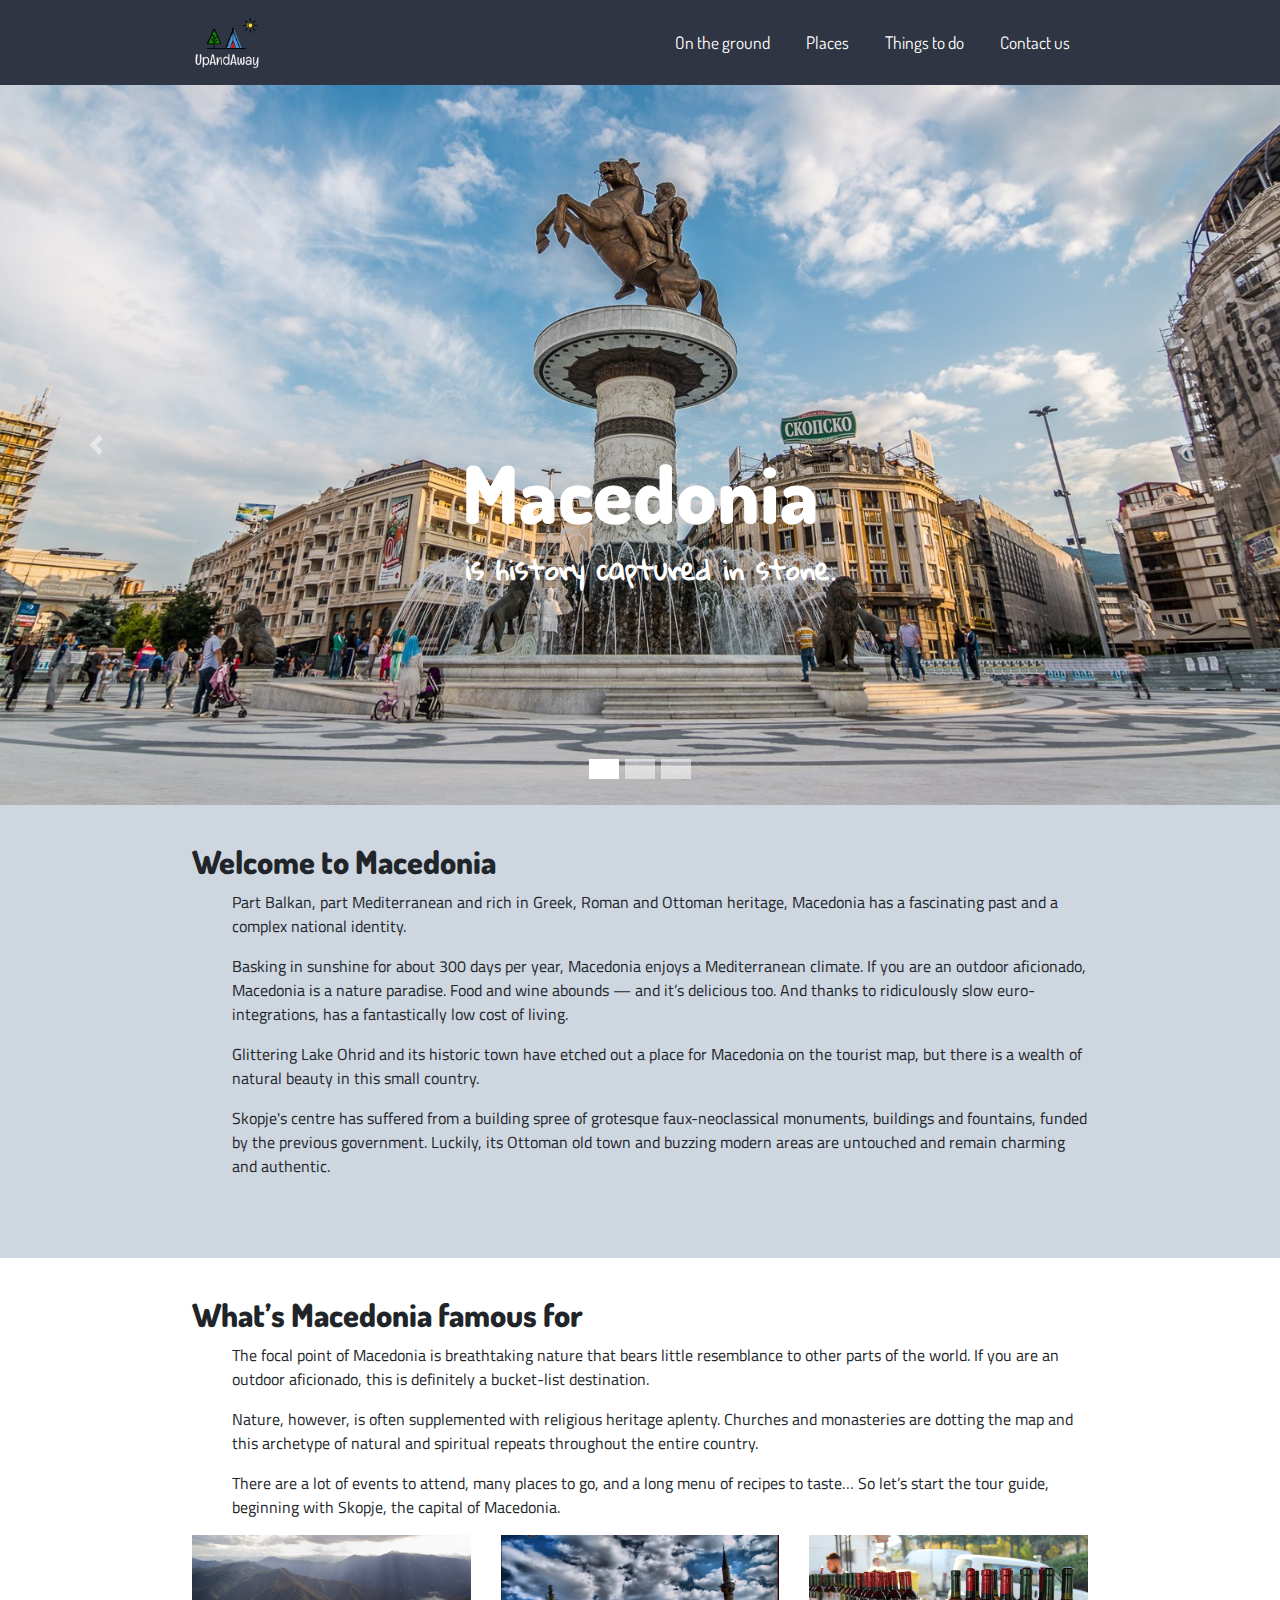
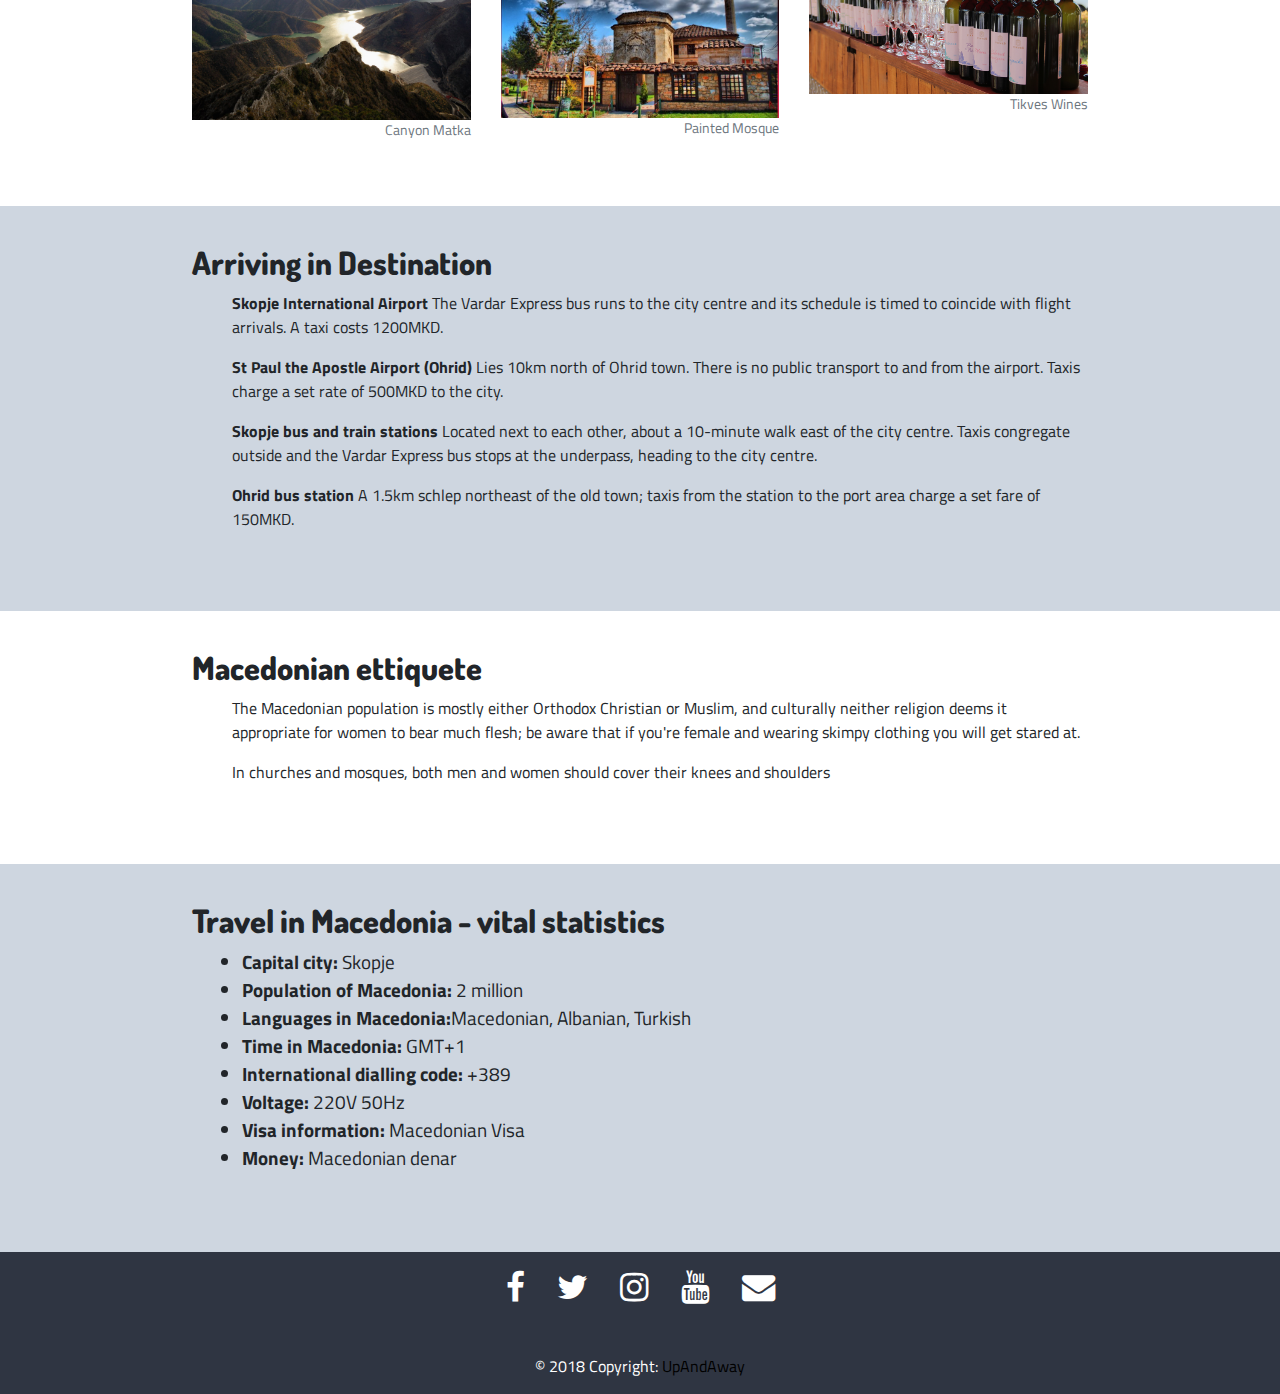
<file: index.html>
<!DOCTYPE html>
<html lang="en" dir="ltr">

<head>
  <meta charset="utf-8">
  <meta name="viewport" content="width=device-width, initial-scale=1.0">
  <title>Macedonia</title>
  <link rel="stylesheet" href="https://use.fontawesome.com/releases/v5.6.3/css/all.css" integrity="sha384-UHRtZLI+pbxtHCWp1t77Bi1L4ZtiqrqD80Kn4Z8NTSRyMA2Fd33n5dQ8lWUE00s/" crossorigin="anonymous">
  <link rel="stylesheet" href="https://cdnjs.cloudflare.com/ajax/libs/font-awesome/4.7.0/css/font-awesome.min.css">
  <link href="https://fonts.googleapis.com/css?family=Coiny|Dosis|Gloria+Hallelujah|Indie+Flower|Montserrat|Righteous|Sarabun|Titillium+Web" rel="stylesheet">


  <!--My bootstrap library-->
  <link rel="stylesheet" href="bootstrap/css/bootstrap.min.css" />
  <link rel="stylesheet" href="https://stackpath.bootstrapcdn.com/bootstrap/4.1.3/css/bootstrap.min.css" integrity="sha384-MCw98/SFnGE8fJT3GXwEOngsV7Zt27NXFoaoApmYm81iuXoPkFOJwJ8ERdknLPMO" crossorigin="anonymous">
  

  <!-- My CSS  -->
  <link rel="stylesheet" href="css/style.css">

</head>

<body>
  

        <nav class="navbar navbar-expand-lg sticky-top ">
            <a href="index.html" class="navbar-brand"><img src="photos/logoo.png" alt="Logo" width="70px" height=""></a>
    
            <button class="navbar-toggler" type="button" data-toggle="collapse" data-target="#navbarSupportedContent" aria-controls="navbarSupportedContent" aria-expanded="false" aria-label="Toggle navigation">
                <span class="dark-blue-text"><i
                  class="fas fa-bars fa-1x"></i></span>
            </button>
    
            <div class="collapse navbar-collapse" id="navbarSupportedContent">
              <ul class="navbar-nav ml-auto">
                <li class="nav-item "><a class="nav-link" href="ground.html">On the ground</a></li>
                <li class="nav-item"><a class="nav-link" href="places.html">Places</a></li>
                <li class="nav-item"><a class="nav-link" href="thingstodo.html">Things to do</a></li>
                <li class="nav-item"><a class="nav-link" href="contact.html">Contact us</a></li>
              </ul>
            </div>
    
          </nav>
      <div id="carouselExampleIndicators" class="carousel slide" data-ride="carousel">
        <ol class="carousel-indicators">
          <li data-target="#carouselExampleIndicators" data-slide-to="0" class="active"></li>
          <li data-target="#carouselExampleIndicators" data-slide-to="1"></li>
          <li data-target="#carouselExampleIndicators" data-slide-to="2"></li>
        </ol>
        <div class="carousel-inner ">
          
          <div class="carousel-item active">
              <img class="d-block text-center h-100 w-100" src="photos/10.jpg" alt="First slide">
              <div class="container">
                  <div class="carousel-caption text-center h-50 justify-content-center align-items-center">
                      <h1 class="slider-title"><strong>Macedonia</strong></h1> 
                     <p class="slider-text"><strong>is history captured in stone.</strong></p>
                      
                  </div>  
              </div>         
          </div>
          <div class="carousel-item">
            <img class="d-block w-100 h-100" src="photos/6.jpg" alt="Second slide">
            <div class="container">
                <div class="carousel-caption text-center h-50 justify-content-center align-items-center">
                    <h1 class="slider-title"><strong>Macedonia</strong></h1> 
                   <p class="slider-text"><strong>is endless outdoor adventures.</strong></p>
                    
                </div>  
            </div> 
          </div>  
          <div class="carousel-item">
            <img class="d-block w-100 h-100" src="photos/9.jpg" alt="Third slide">
            <div class="container">
                <div class="carousel-caption text-center h-50 justify-content-center align-items-center">
                    <h1 class="slider-title"><strong>Macedonia</strong></h1> 
                   <p class="slider-text"><strong>is glorious architectural contrast.</strong></p>
                    
                </div>  
            </div>   
          </div>
   
        </div>
        <a class="carousel-control-prev" href="#carouselExampleIndicators" role="button" data-slide="prev">
          <span class="carousel-control-prev-icon" aria-hidden="true"></span>
          <span class="sr-only">Previous</span>
        </a>
        <a class="carousel-control-next" href="#carouselExampleIndicators" role="button" data-slide="next">
          <span class="carousel-control-next-icon" aria-hidden="true"></span>
          <span class="sr-only">Next</span>
        </a>
      </div>
    
  
  <div class="content">
    <h2><b>Welcome to Macedonia</b></h2>
    <p>
      Part Balkan, part Mediterranean and rich in Greek, Roman and Ottoman heritage, Macedonia has a fascinating past and a complex national identity.
    </p>
    <p>Basking in sunshine for about 300 days per year, Macedonia enjoys a Mediterranean climate. If you are an outdoor aficionado, Macedonia is a nature paradise. Food and wine abounds — and it’s delicious too. And thanks to ridiculously slow euro-integrations, has a fantastically low cost of living.</p>
    <p>Glittering Lake Ohrid and its historic town have etched out a place for Macedonia on the tourist map, but there is a wealth of natural beauty in this small country.</p>
    <p>Skopje's centre has suffered from a building spree of grotesque faux-neoclassical monuments, buildings and fountains, funded by the previous government. Luckily, its Ottoman old town and buzzing modern areas are untouched and remain charming and authentic.</p>
   

  </div>
  <section class="macedonia-famous">
    <section class="content ">
        <h2><b>What’s Macedonia famous for</b></h2>
        <p>The focal point of Macedonia is breathtaking nature that bears little resemblance to other parts of the world. If you are an outdoor aficionado, this is definitely a bucket-list destination.</p>
         <p>Nature, however, is often supplemented with religious heritage aplenty. Churches and monasteries are dotting the map and this archetype of natural and spiritual repeats throughout the entire country.</p>
         <p>There are a lot of events to attend, many places to go, and a long menu of recipes to taste… So let’s start the tour guide, beginning with Skopje, the capital of Macedonia.</p>
         <div class="row">
            <div class="column col-lg-4 col-md-12 mb-lg-0 mb-4">
              <img src="photos/famous.jpg" alt="" style="width:100%">
              <figcaption class="figure-caption text-right">Canyon Matka </figcaption>
            </div>
            <div class="column col-lg-4 col-md-12 mb-lg-0 mb-4">
              <img src="photos/famous1.jpg" alt="" style="width:100%">
              <figcaption class="figure-caption text-right">Painted Mosque</figcaption>
            </div>
            <div class="column col-lg-4 col-md-12 mb-lg-0 mb-4">
              <img src="photos/tikveš.jpg" alt="" style="width:100%">
              <figcaption class="figure-caption text-right">Tikves Wines</figcaption>
            </div>
          </div>
    </section>
  </section>
  <section class="content">
    <h2><b>Arriving in Destination</b></h2>
    <p><strong>Skopje International Airport</strong> The Vardar Express bus runs to the city centre and its schedule is timed to coincide with flight arrivals. A taxi costs 1200MKD.</p>
    <p><strong>St Paul the Apostle Airport (Ohrid)</strong> Lies 10km north of Ohrid town. There is no public transport to and from the airport. Taxis charge a set rate of 500MKD to the city.</p>
    <p><strong>Skopje bus and train stations</strong> Located next to each other, about a 10-minute walk east of the city centre. Taxis congregate outside and the Vardar Express bus stops at the underpass, heading to the city centre.</p>
    <p><strong>Ohrid bus station</strong> A 1.5km schlep northeast of the old town; taxis from the station to the port area charge a set fare of 150MKD.</p>
  </section>
  <section class="content macedonia-famous">
      <h2><b>Macedonian ettiquete</b></h2>
      <p>The Macedonian population is mostly either Orthodox Christian or Muslim, and culturally neither religion deems it appropriate for women to bear much flesh; be aware that if you're female and wearing skimpy clothing you will get stared at.</p>
      <p>In churches and mosques, both men and women should cover their knees and shoulders</p>
  
    </section>
  <section class="content" id="list">
    <h2><b>Travel in Macedonia - vital statistics</b></h2>
    <ul>
      <li><b>Capital city:</b> Skopje</li>
      <li><b>Population of Macedonia: </b>2 million</li>
      <li><b>Languages in Macedonia:</b>Macedonian, Albanian, Turkish</li>
      <li><b>Time in Macedonia: </b>GMT+1</li>
      <li><b>International dialling code: </b>+389</li>
      <li><b>Voltage: </b>220V 50Hz</li>
      <li><b>Visa information: </b>Macedonian Visa</li>
      <li><b>Money: </b>Macedonian denar</li>
    </ul>
  </section>
  <!-- Footer -->
  <footer class="page-footer font-small blue">
    <div class="row">
      <div class="col-xs-12 col-sm-12 col-md-12">
        <ul class="list-unstyled list-inline social text-center">
          <li class="list-inline-item"><a href="https://www.facebook.com"><i class="fa fa-facebook"></i></a></li>
          <li class="list-inline-item"><a href="https://www.twitter.com"><i class="fa fa-twitter"></i></a></li>
          <li class="list-inline-item"><a href="https://www.instagram.com"><i class="fa fa-instagram"></i></a></li>
          <li class="list-inline-item"><a href="https://www.youtube.com"><i class="fa fa-youtube"></i></a></li>
          <li class="list-inline-item"><a href="https://www.gmail.com" target="_blank"><i class="fa fa-envelope"></i></a></li>
        </ul>
      </div>
      
    </div>

      <!-- Copyright -->
      <div class="footer-copyright text-center py-3">© 2018 Copyright:
          <a href="https://facebook.com/abdulla.bakija"> UpAndAway</a>
        </div>
      <!-- Copyright -->
    
    </footer>
</body>
<script src="https://ajax.googleapis.com/ajax/libs/jquery/3.3.1/jquery.min.js"></script>
<script src="https://code.jquery.com/jquery-3.3.1.slim.min.js" integrity="sha384-q8i/X+965DzO0rT7abK41JStQIAqVgRVzpbzo5smXKp4YfRvH+8abtTE1Pi6jizo" crossorigin="anonymous"></script>
<script src="https://cdnjs.cloudflare.com/ajax/libs/popper.js/1.14.3/umd/popper.min.js" integrity="sha384-ZMP7rVo3mIykV+2+9J3UJ46jBk0WLaUAdn689aCwoqbBJiSnjAK/l8WvCWPIPm49" crossorigin="anonymous"></script>
<script src="https://stackpath.bootstrapcdn.com/bootstrap/4.1.3/js/bootstrap.min.js" integrity="sha384-ChfqqxuZUCnJSK3+MXmPNIyE6ZbWh2IMqE241rYiqJxyMiZ6OW/JmZQ5stwEULTy" crossorigin="anonymous"></script>

</html>
</file>
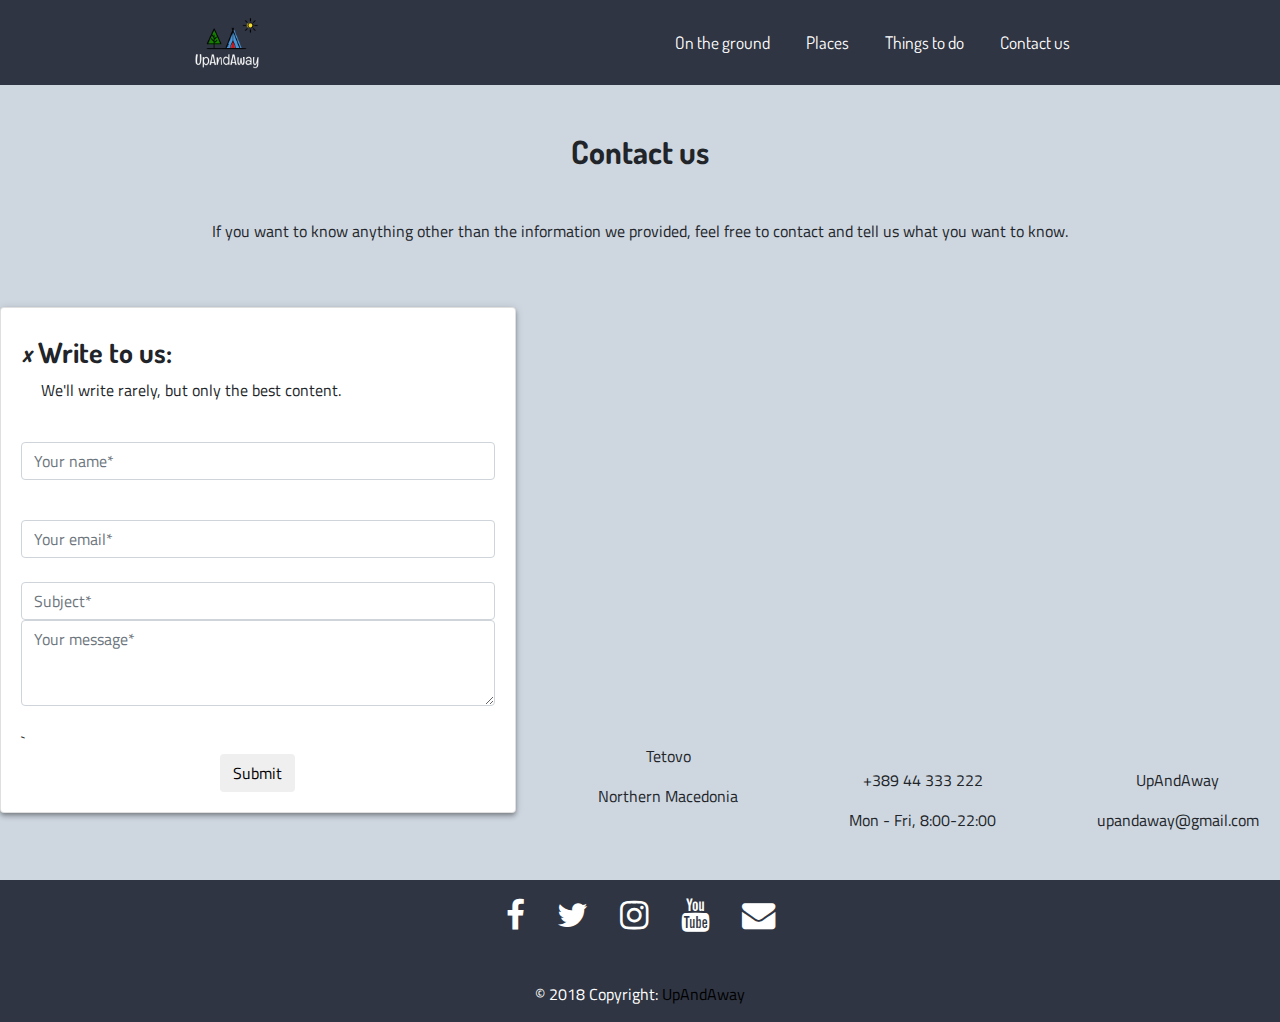
<file: contact.html>
<!DOCTYPE html>
<html lang="en">
<head>
    <meta charset="UTF-8">
    <meta name="viewport" content="width=device-width, initial-scale=1.0">
    <meta http-equiv="X-UA-Compatible" content="ie=edge">
    <title>Contact us</title>
    <link rel="stylesheet" href="https://use.fontawesome.com/releases/v5.6.3/css/all.css" integrity="sha384-UHRtZLI+pbxtHCWp1t77Bi1L4ZtiqrqD80Kn4Z8NTSRyMA2Fd33n5dQ8lWUE00s/" crossorigin="anonymous">
    <link href="https://fonts.googleapis.com/css?family=Coiny|Dosis|Gloria+Hallelujah|Indie+Flower|Montserrat|Righteous|Sarabun|Titillium+Web" rel="stylesheet">
    <link rel="stylesheet" href="https://cdnjs.cloudflare.com/ajax/libs/font-awesome/4.7.0/css/font-awesome.min.css">


    <!--My bootstrap library-->
    <link rel="stylesheet" href="https://stackpath.bootstrapcdn.com/bootstrap/4.1.3/css/bootstrap.min.css" integrity="sha384-MCw98/SFnGE8fJT3GXwEOngsV7Zt27NXFoaoApmYm81iuXoPkFOJwJ8ERdknLPMO" crossorigin="anonymous">
    <link rel="stylesheet" href="bootstrap/css/bootstrap.min.css" />

    <!-- My CSS  -->
    <link rel="stylesheet" href="css/style.css">

    
</head>
<body>
        <nav class="navbar navbar-expand-lg sticky-top ">
                <a href="index.html" class="navbar-brand"><img src="photos/logoo.png" alt="Logo" width=70px></a>
        
                <button class="navbar-toggler" type="button" data-toggle="collapse" data-target="#navbarSupportedContent" aria-controls="navbarSupportedContent" aria-expanded="false" aria-label="Toggle navigation">
                    <span class="dark-blue-text"><i
                      class="fas fa-bars fa-1x"></i></span>
                </button>
        
                <div class="collapse navbar-collapse" id="navbarSupportedContent">
                  <ul class="navbar-nav ml-auto">
                    <li class="nav-item"><a class="nav-link" href="ground.html">On the ground</a></li>
                    <li class="nav-item"><a class="nav-link" href="places.html">Places</a></li>
                    <li class="nav-item"><a class="nav-link" href="thingstodo.html">Things to do</a></li>
                    <li class="nav-item"><a class="nav-link" href="contact.html">Contact us</a></li>
                  </ul>
                </div>
        
              </nav>

              


<section class="my-5">

    <!-- Section heading -->
    <h2 class="h1-responsive font-weight-bold text-center my-5">Contact us</h2>
    <!-- Section description -->
    <p class="text-center w-responsive mx-auto pb-5">If you want to know anything other than the information we provided, feel free to contact and tell us what you want to know.</p>
  
    <!-- Grid row -->
    <div class="row">
  
      <!-- Grid column -->
      <div class="col-lg-5 mb-lg-0 mb-4">
  
        <!-- Form with header -->
        <form>
        <div class="card">
          <div class="card-body">
            <!-- Header -->
            <div class="form-header blue accent-1">
              <h3 class="mt-2"><i class="fas fa-envelope"></i> Write to us:</h3>
            </div>
            <p class="dark-grey-text">We'll write rarely, but only the best content.</p>
            <!-- Body -->
            <div class="md-form form-group">
              <i class="fas fa-user prefix grey-text"></i>
              <input type="text" name="Name" class="form-control" placeholder="Your name*" value="" required />
            </div>
            <div class="md-form">
              <i class="fas fa-envelope prefix grey-text"></i>
              <input type="email" id="form-email" class="form-control" placeholder="Your email*" value="" required>
            </div>
            <div class="md-form">
              <i class="fas fa-tag prefix grey-text"></i>
              <input type="text" id="form-subject" placeholder="Subject*" class="form-control" required>
            </div>
            <div class="md-form">
              <i class="fas pencil prefix grey-text"></i>
              <textarea type="text" id="form-text" placeholder="Your message*" class="form-control md-textarea" rows="3" value="" required></textarea>
              
            </div>
            <br>
            `         
            <div class="text-center">
              <button class="btn btn-light-blue" type="submit" id="submit" required >Submit</button>
              
            </div>
          </div>
        </div>
      </form>
        <!-- Form with header -->
  
      </div>
      <!-- Grid column -->
  
      <!-- Grid column -->
      <div class="col-lg-7">
  
        <!--Google map-->
        <div id="map-container-section" class="z-depth-1-half map-container-section mb-4" style="height: 400px">
          <iframe src="https://www.google.com/maps/embed?pb=!1m18!1m12!1m3!1d2965.635225294625!2d20.959649315405336!3d41.98664097921371!2m3!1f0!2f0!3f0!3m2!1i1024!2i768!4f13.1!3m3!1m2!1s0x1353fa781082705b%3A0xe9fcd6acad8511be!2sSEEU+Technology+Park!5e0!3m2!1sen!2smk!4v1548009799092" frameborder="0" style="border:0" allowfullscreen></iframe>
        </div>
        <!-- Buttons-->
        <div class="row text-center">
          <div class="col-md-4">
            <a class="btn-floating blue accent-1">
              <i class="fas fa-map-marker-alt"></i>
            </a>
            <p>Tetovo</p>
            <p class="mb-md-0">Northern Macedonia</p>
          </div>
          <div class="col-md-4">
            <a class="btn-floating blue accent-1">
              <i class="fas fa-phone"></i>
            </a>
            <p>+389 44 333 222</p>
            <p class="mb-md-0">Mon - Fri, 8:00-22:00</p>
          </div>
          <div class="col-md-4">
            <a class="btn-floating blue accent-1">
              <i class="fas fa-envelope"></i>
            </a>
            <p>UpAndAway</p>
            <p class="mb-0">upandaway@gmail.com</p>
          </div>
        </div>
  
      </div>
      <!-- Grid column -->
  
    </div>
    <!-- Grid row -->
  
  </section>


      <!-- Section: Contact v.1 -->
<!-- Footer -->
<footer class="page-footer font-small blue">
    <div class="row">
        <div class="col-xs-12 col-sm-12 col-md-12">
          <ul class="list-unstyled list-inline social text-center">
            <li class="list-inline-item"><a href="https://www.facebook.com"><i class="fa fa-facebook"></i></a></li>
            <li class="list-inline-item"><a href="https://www.twitter.com"><i class="fa fa-twitter"></i></a></li>
            <li class="list-inline-item"><a href="https://www.instagram.com"><i class="fa fa-instagram"></i></a></li>
            <li class="list-inline-item"><a href="https://www.youtube.com"><i class="fa fa-youtube"></i></a></li>
            <li class="list-inline-item"><a href="https://www.gmail.com" target="_blank"><i class="fa fa-envelope"></i></a></li>
          </ul>
        </div>
        
      </div>

        <!-- Copyright -->
        <div class="footer-copyright text-center py-3">© 2018 Copyright:
          <a href="https://facebook.com/abdulla.bakija"> UpAndAway</a>
        </div>
        <!-- Copyright -->
</footer>


</body>
<!--My JavaScript-->
<script src="js/script.js"></script>

<script src="https://code.jquery.com/jquery-3.3.1.slim.min.js" integrity="sha384-q8i/X+965DzO0rT7abK41JStQIAqVgRVzpbzo5smXKp4YfRvH+8abtTE1Pi6jizo" crossorigin="anonymous"></script>
<script src="https://cdnjs.cloudflare.com/ajax/libs/popper.js/1.14.3/umd/popper.min.js" integrity="sha384-ZMP7rVo3mIykV+2+9J3UJ46jBk0WLaUAdn689aCwoqbBJiSnjAK/l8WvCWPIPm49" crossorigin="anonymous"></script>
<script src="https://stackpath.bootstrapcdn.com/bootstrap/4.1.3/js/bootstrap.min.js" integrity="sha384-ChfqqxuZUCnJSK3+MXmPNIyE6ZbWh2IMqE241rYiqJxyMiZ6OW/JmZQ5stwEULTy" crossorigin="anonymous"></script>
</html>
</file>
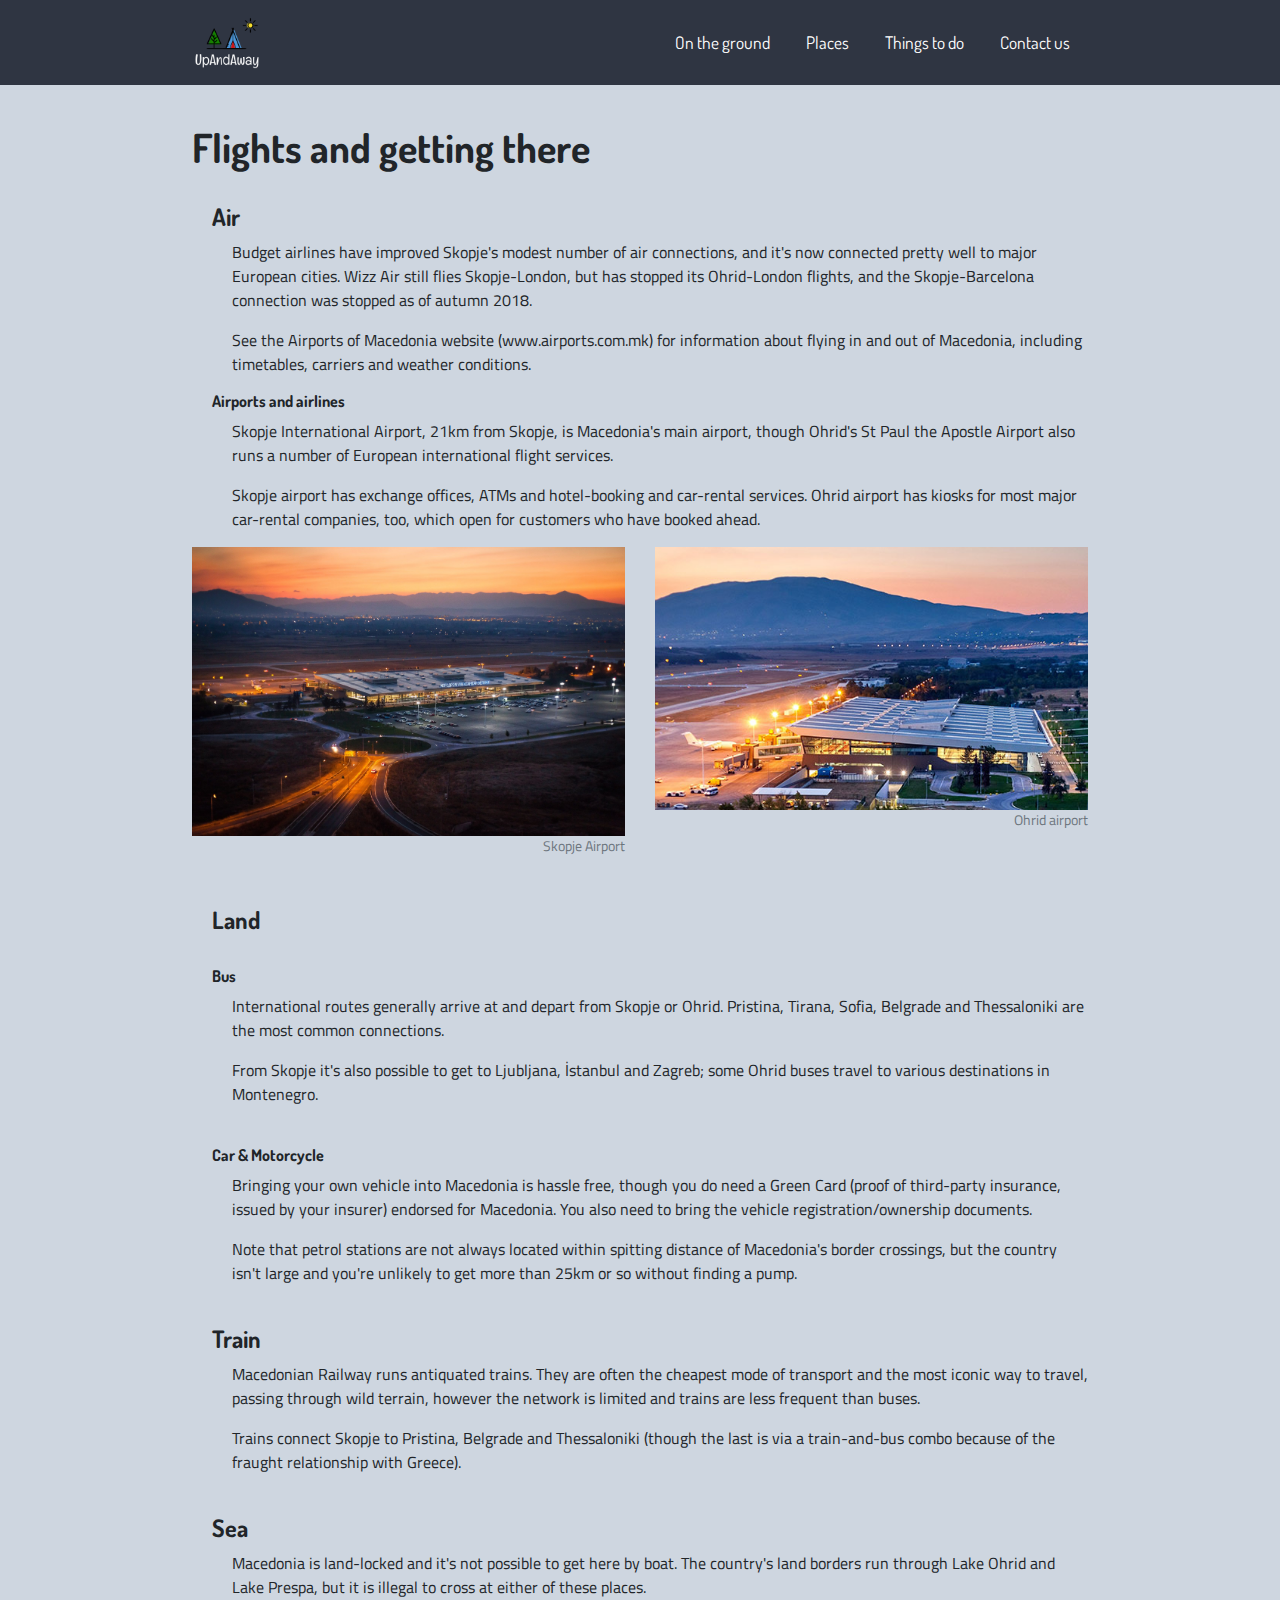
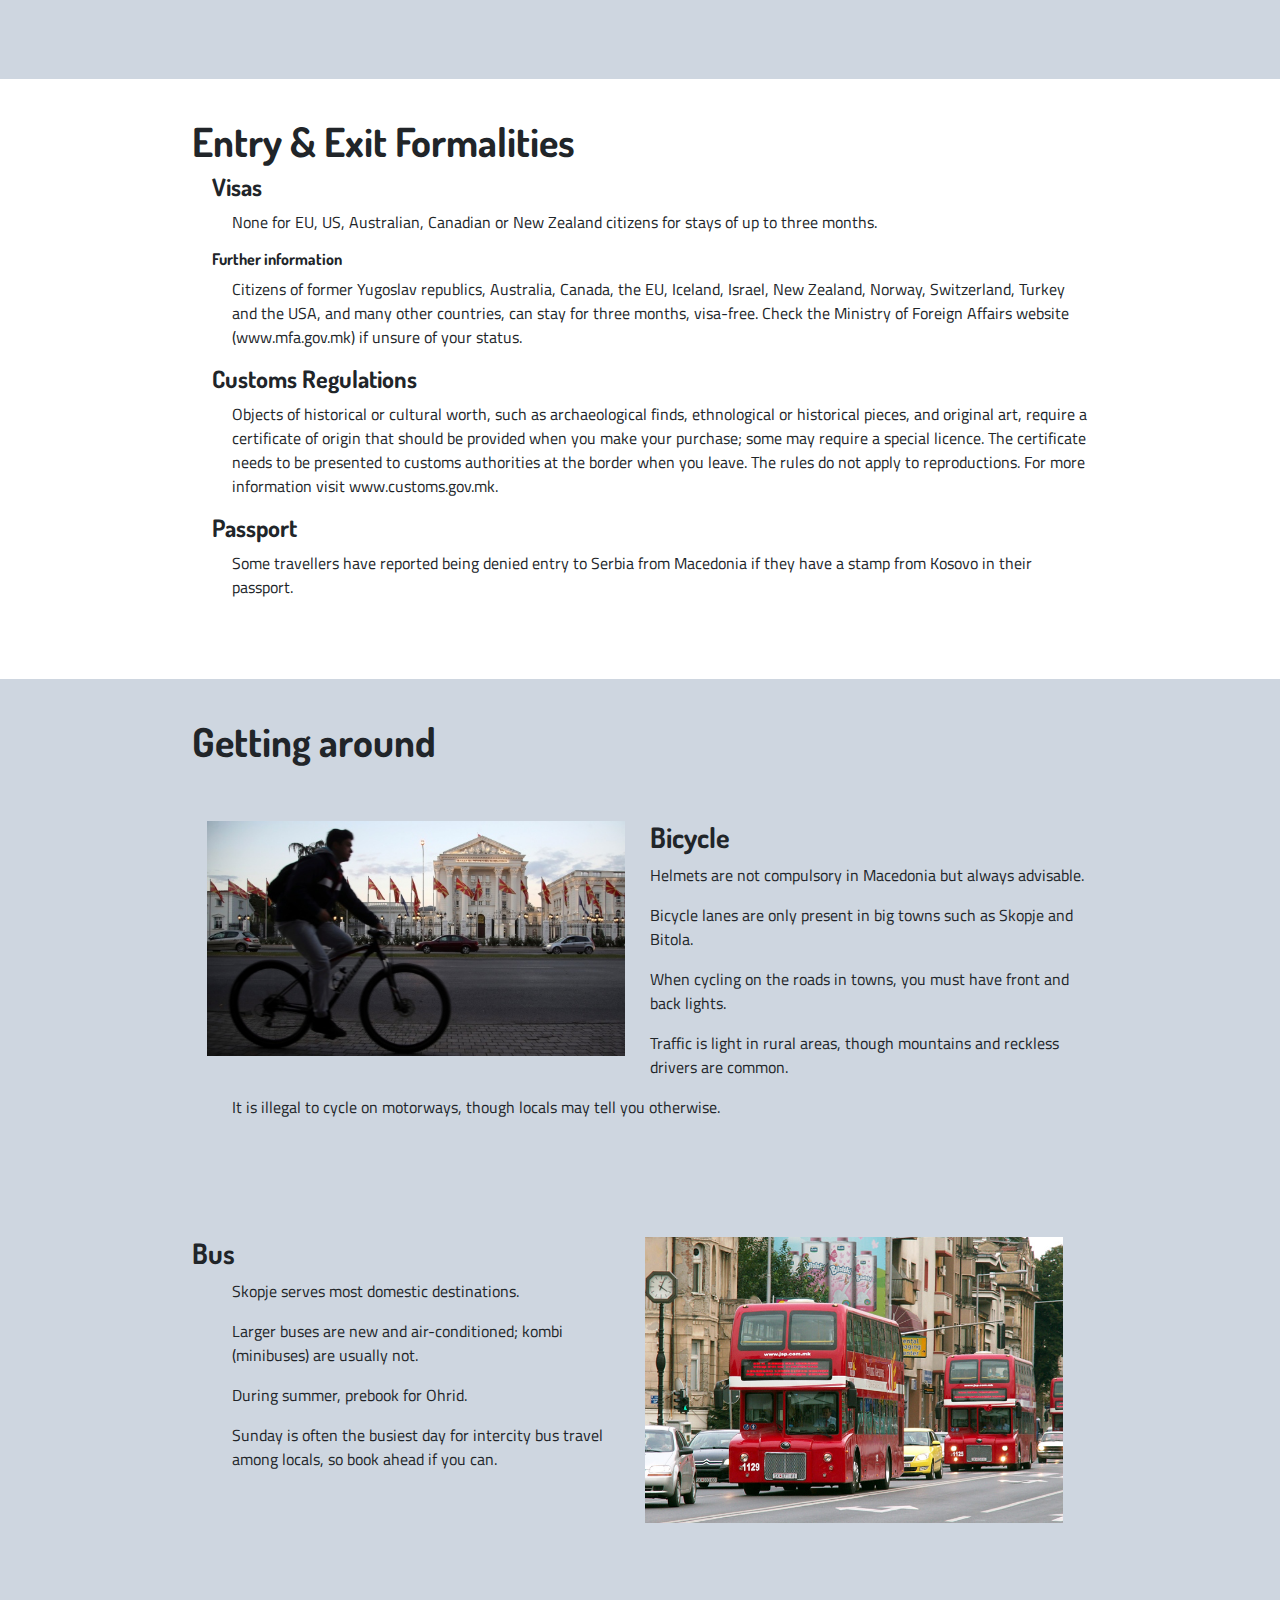
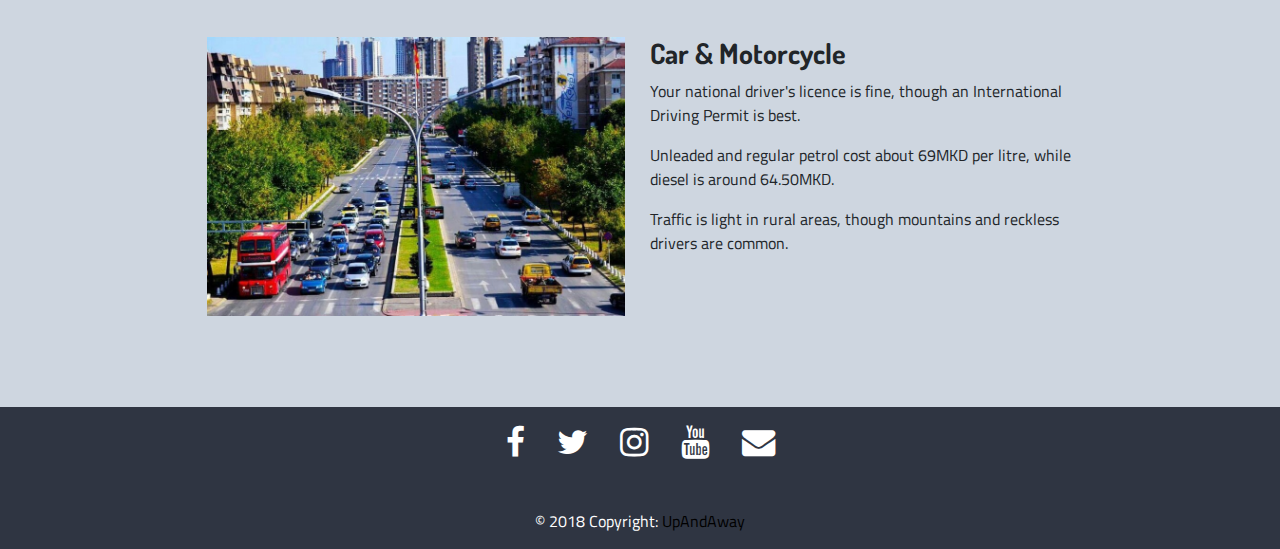
<file: ground.html>
<!DOCTYPE html>
<html lang="en">
<head>
    <meta charset="UTF-8">
    <meta name="viewport" content="width=device-width, initial-scale=1.0">
    <meta http-equiv="X-UA-Compatible" content="ie=edge">
    <title>On the ground</title>
    <link rel="stylesheet" href="https://use.fontawesome.com/releases/v5.6.3/css/all.css" integrity="sha384-UHRtZLI+pbxtHCWp1t77Bi1L4ZtiqrqD80Kn4Z8NTSRyMA2Fd33n5dQ8lWUE00s/" crossorigin="anonymous">
    <link href="https://fonts.googleapis.com/css?family=Coiny|Dosis|Gloria+Hallelujah|Indie+Flower|Montserrat|Righteous|Sarabun|Titillium+Web" rel="stylesheet">
    <link rel="stylesheet" href="https://cdnjs.cloudflare.com/ajax/libs/font-awesome/4.7.0/css/font-awesome.min.css">



  <!--My bootstrap library-->
  <link rel="stylesheet" href="bootstrap/css/bootstrap.min.css" />
  <link rel="stylesheet" href="https://stackpath.bootstrapcdn.com/bootstrap/4.1.3/css/bootstrap.min.css" integrity="sha384-MCw98/SFnGE8fJT3GXwEOngsV7Zt27NXFoaoApmYm81iuXoPkFOJwJ8ERdknLPMO" crossorigin="anonymous">
  

  <!-- My CSS  -->
  <link rel="stylesheet" href="css/style.css">
</head>
<body>
        <nav class="navbar navbar-expand-lg sticky-top ">
                <a href="index.html" class="navbar-brand"><img src="photos/logoo.png" alt="Logo" width=70px></a>
        
                <button class="navbar-toggler" type="button" data-toggle="collapse" data-target="#navbarSupportedContent" aria-controls="navbarSupportedContent" aria-expanded="false" aria-label="Toggle navigation">
                    <span class="dark-blue-text"><i
                      class="fas fa-bars fa-1x"></i></span>
                </button>
        
                <div class="collapse navbar-collapse" id="navbarSupportedContent">
                  <ul class="navbar-nav ml-auto">
                    <li class="nav-item"><a class="nav-link" href="ground.html">On the ground</a></li>
                    <li class="nav-item"><a class="nav-link" href="places.html">Places</a></li>
                    <li class="nav-item"><a class="nav-link" href="thingstodo.html">Things to do</a></li>
                    <li class="nav-item"><a class="nav-link" href="contact.html">Contact us</a></li>
                  </ul>
                </div>
        
              </nav>

         <div class="content">
             <h1>Flights and getting there</h1>
             <br>
             <h4>Air</h4>
             <p>Budget airlines have improved Skopje's modest number of air connections, and it's now connected pretty well to major European cities. Wizz Air still flies Skopje-London, but has stopped its Ohrid-London flights, and the Skopje-Barcelona connection was stopped as of autumn 2018.</p>
             <p>See the Airports of Macedonia website (www.airports.com.mk) for information about flying in and out of Macedonia, including timetables, carriers and weather conditions.</p>
             <h6>Airports and airlines</h6>
             <p>Skopje International Airport, 21km from Skopje, is Macedonia's main airport, though Ohrid's St Paul the Apostle Airport also runs a number of European international flight services.</p>
             <p>Skopje airport has exchange offices, ATMs and hotel-booking and car-rental services. Ohrid airport has kiosks for most major car-rental companies, too, which open for customers who have booked ahead.</p>
             <div class="row">
                    <div class="column col-lg-6 col-md-12 mb-lg-0 mb-4">
                      <img src="photos/airport1.jpg" alt="" style="width:100%">
                      <figcaption class="figure-caption text-right">Skopje Airport</figcaption>
                    </div>

                    <div class="column col-lg-6 col-md-12 mb-lg-0 mb-4">
                      <img src="photos/airport2.jpg" alt="" style="width:100%">
                      <figcaption class="figure-caption text-right">Ohrid airport</figcaption>
                    </div>
                    </div>
            
             <br><br>
             <h4>Land</h4>
             <br>
             <h6>Bus</h6>
             <p>International routes generally arrive at and depart from Skopje or Ohrid. Pristina, Tirana, Sofia, Belgrade and Thessaloniki are the most common connections.</p>
             <p>From Skopje it's also possible to get to Ljubljana, İstanbul and Zagreb; some Ohrid buses travel to various destinations in Montenegro.</p>
             <br>
             <h6>Car & Motorcycle</h6>
             <p>Bringing your own vehicle into Macedonia is hassle free, though you do need a Green Card (proof of third-party insurance, issued by your insurer) endorsed for Macedonia. You also need to bring the vehicle registration/ownership documents.</p>
             <p>Note that petrol stations are not always located within spitting distance of Macedonia's border crossings, but the country isn't large and you're unlikely to get more than 25km or so without finding a pump.</p>
             <br>
             <h4>Train</h4>
             <p>Macedonian Railway runs antiquated trains. They are often the cheapest mode of transport and the most iconic way to travel, passing through wild terrain, however the network is limited and trains are less frequent than buses.</p>
             <p>Trains connect Skopje to Pristina, Belgrade and Thessaloniki (though the last is via a train-and-bus combo because of the fraught relationship with Greece).</p>
             <br>
             <h4>Sea</h4>
             <p>Macedonia is land-locked and it's not possible to get here by boat. The country's land borders run through Lake Ohrid and Lake Prespa, but it is illegal to cross at either of these places.</p>
            </div>


         </div>
         <div class="macedonia-famous">
             <div class="content">
                 <h1>Entry & Exit Formalities</h1>
                 <h4>Visas</h4>
                 <p>None for EU, US, Australian, Canadian or New Zealand citizens for stays of up to three months.</p>
                 <h6>Further information</h6>
                 <p>Citizens of former Yugoslav republics, Australia, Canada, the EU, Iceland, Israel, New Zealand, Norway, Switzerland, Turkey and the USA, and many other countries, can stay for three months, visa-free. Check the Ministry of Foreign Affairs website (www.mfa.gov.mk) if unsure of your status.</p>
                 <h4>Customs Regulations</h4>
                 <p>Objects of historical or cultural worth, such as archaeological finds, ethnological or historical pieces, and original art, require a certificate of origin that should be provided when you make your purchase; some may require a special licence. The certificate needs to be presented to customs authorities at the border when you leave. The rules do not apply to reproductions. For more information visit www.customs.gov.mk.</p>
                 <p></p>
                 <h4>Passport</h4>
                 <p>Some travellers have reported being denied entry to Serbia from Macedonia if they have a stamp from Kosovo in their passport.</p>
             </div>
         </div>
         <div class="content">
                <div class="block">
                        <h1>Getting around</h1>
                        <br>
                        <br>
                        <div class="span4">
                          <img class="img-left col-lg-6 col-md-12" src="photos/bike1.jpg"  />
                          <div class="content-heading"><h3>Bicycle</h3></div>
                          <p>Helmets are not compulsory in Macedonia but always advisable.</p>
                          <p>Bicycle lanes are only present in big towns such as Skopje and Bitola.</p>
                          <p>When cycling on the roads in towns, you must have front and back lights.</p>
                          <p>Traffic is light in rural areas, though mountains and reckless drivers are common.</p>
                          <p>It is illegal to cycle on motorways, though locals may tell you otherwise.</p>
                        </div>
                     </div>
                  
         </div>
         
         <div class="content">
            
                <div class="block">
                        <div class="">
                          <div class="span4">
                            <img class="img-right col-lg-6 col-md-12" src="photos/bus1.jpg"/>
                            <div class="content-heading"><h3>Bus</h3></div>
                            <p>Skopje serves most domestic destinations.</p>
                            <p>Larger buses are new and air-conditioned; kombi (minibuses) are usually not.</p>
                            <p>During summer, prebook for Ohrid. </p>
                            <p>Sunday is often the busiest day for intercity bus travel among locals, so book ahead if you can.</p>
                            
                          </div>
                       </div>
                      </div>
                      
         </div>
         <br><br>

         <div class="content">
                <div class="block">
                        <div class="span4">
                          <img class="img-left col-lg-6 col-md-12" src="photos/cars1.jpeg"  />
                          <div class="content-heading"><h3>Car & Motorcycle </h3></div>
                          
                          <p>Your national driver's licence is fine, though an International Driving Permit is best.</p>
                          <p>Unleaded and regular petrol cost about 69MKD per litre, while diesel is around 64.50MKD.</p>
                          <p>Traffic is light in rural areas, though mountains and reckless drivers are common.</p>
                          
                        </div>
                     </div>
                  
         </div>
        <br>
        <br>
        <br>


        <footer class="page-footer font-small blue">
                <div class="row">
                        <div class="col-xs-12 col-sm-12 col-md-12">
                          <ul class="list-unstyled list-inline social text-center">
                            <li class="list-inline-item"><a href="https://www.facebook.com"><i class="fa fa-facebook"></i></a></li>
                            <li class="list-inline-item"><a href="https://www.twitter.com"><i class="fa fa-twitter"></i></a></li>
                            <li class="list-inline-item"><a href="https://www.instagram.com"><i class="fa fa-instagram"></i></a></li>
                            <li class="list-inline-item"><a href="https://www.youtube.com"><i class="fa fa-youtube"></i></a></li>
                            <li class="list-inline-item"><a href="https://www.gmail.com" target="_blank"><i class="fa fa-envelope"></i></a></li>
                          </ul>
                        </div>
                        
                      </div>

                <!-- Copyright -->
                <div class="footer-copyright text-center py-3 ">© 2018 Copyright:
                    <a href="https://facebook.com/abdulla.bakija"> UpAndAway</a>
                  </div>
                <!-- Copyright -->
              
              </footer>
</body>
<script src="https://ajax.googleapis.com/ajax/libs/jquery/3.3.1/jquery.min.js"></script>    
<script src="https://code.jquery.com/jquery-3.3.1.slim.min.js" integrity="sha384-q8i/X+965DzO0rT7abK41JStQIAqVgRVzpbzo5smXKp4YfRvH+8abtTE1Pi6jizo" crossorigin="anonymous"></script>
<script src="https://cdnjs.cloudflare.com/ajax/libs/popper.js/1.14.3/umd/popper.min.js" integrity="sha384-ZMP7rVo3mIykV+2+9J3UJ46jBk0WLaUAdn689aCwoqbBJiSnjAK/l8WvCWPIPm49" crossorigin="anonymous"></script>
<script src="https://stackpath.bootstrapcdn.com/bootstrap/4.1.3/js/bootstrap.min.js" integrity="sha384-ChfqqxuZUCnJSK3+MXmPNIyE6ZbWh2IMqE241rYiqJxyMiZ6OW/JmZQ5stwEULTy" crossorigin="anonymous"></script>

</html>
</file>
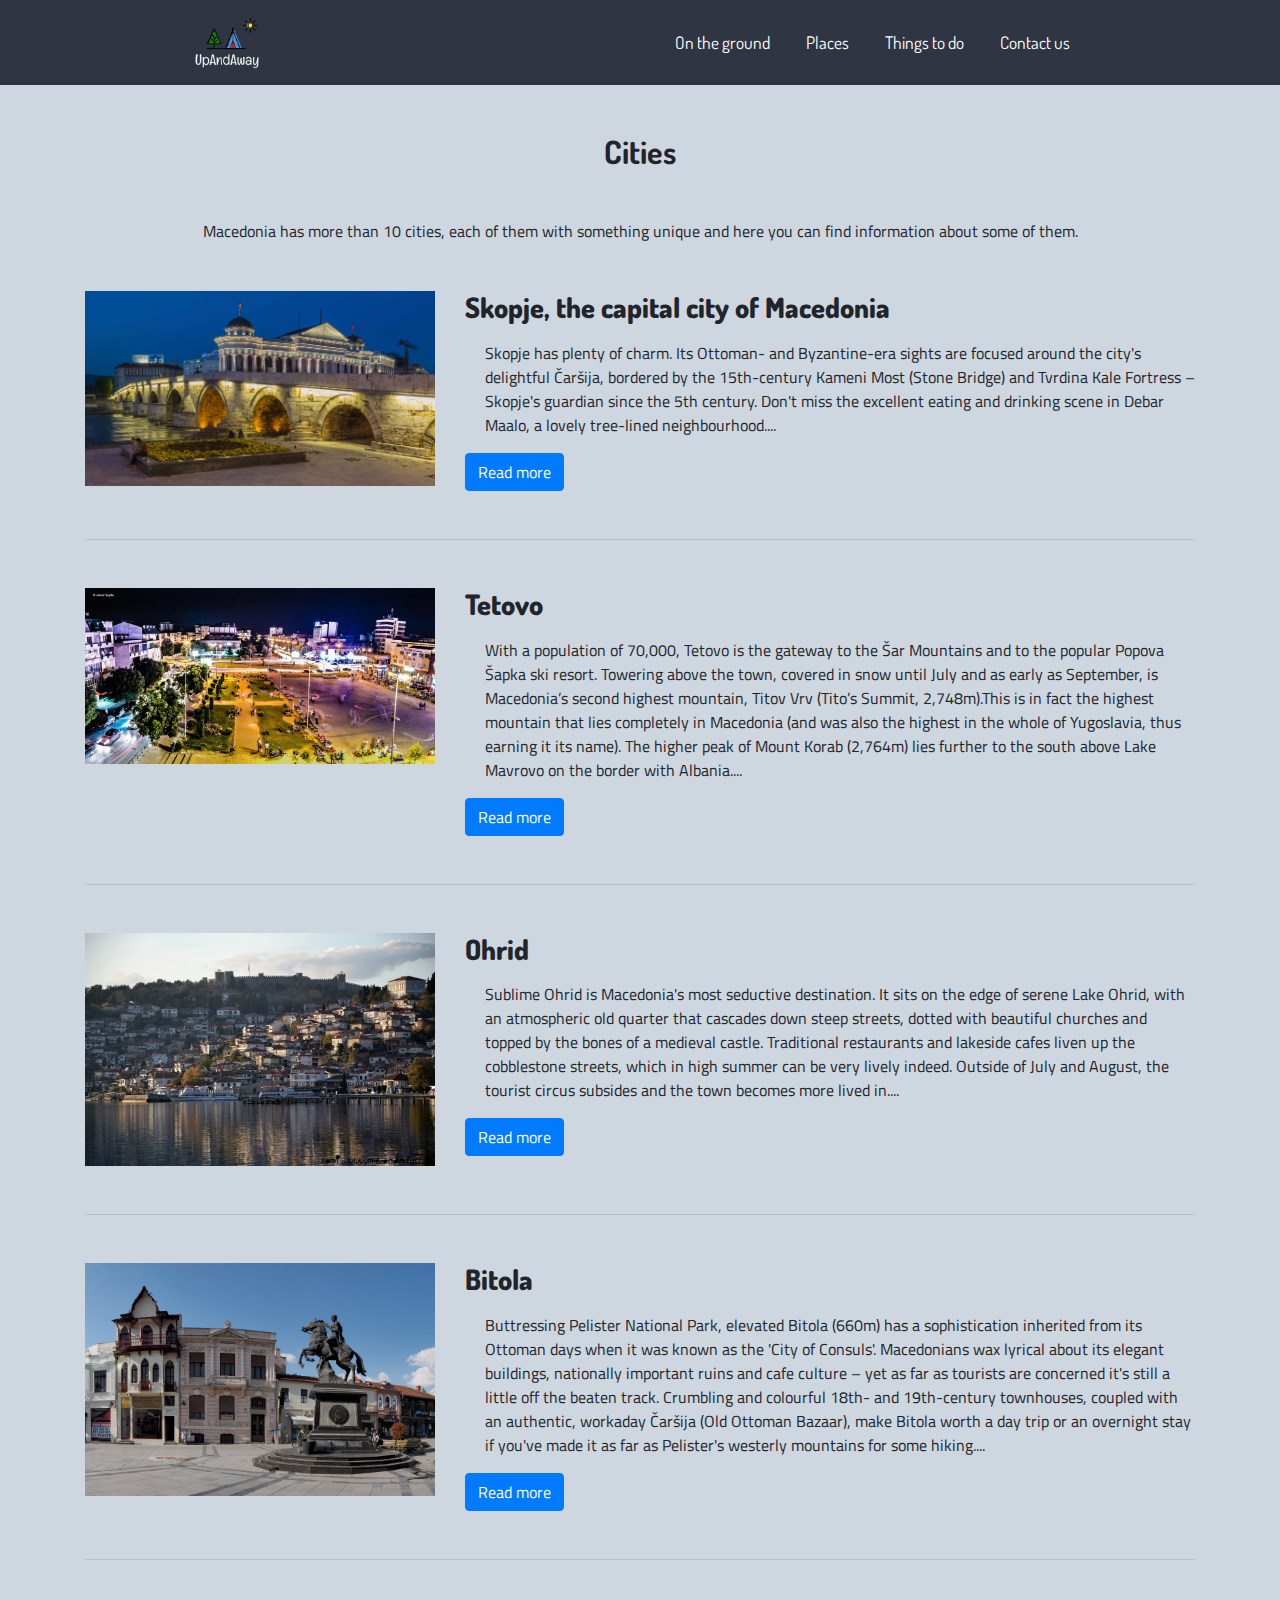
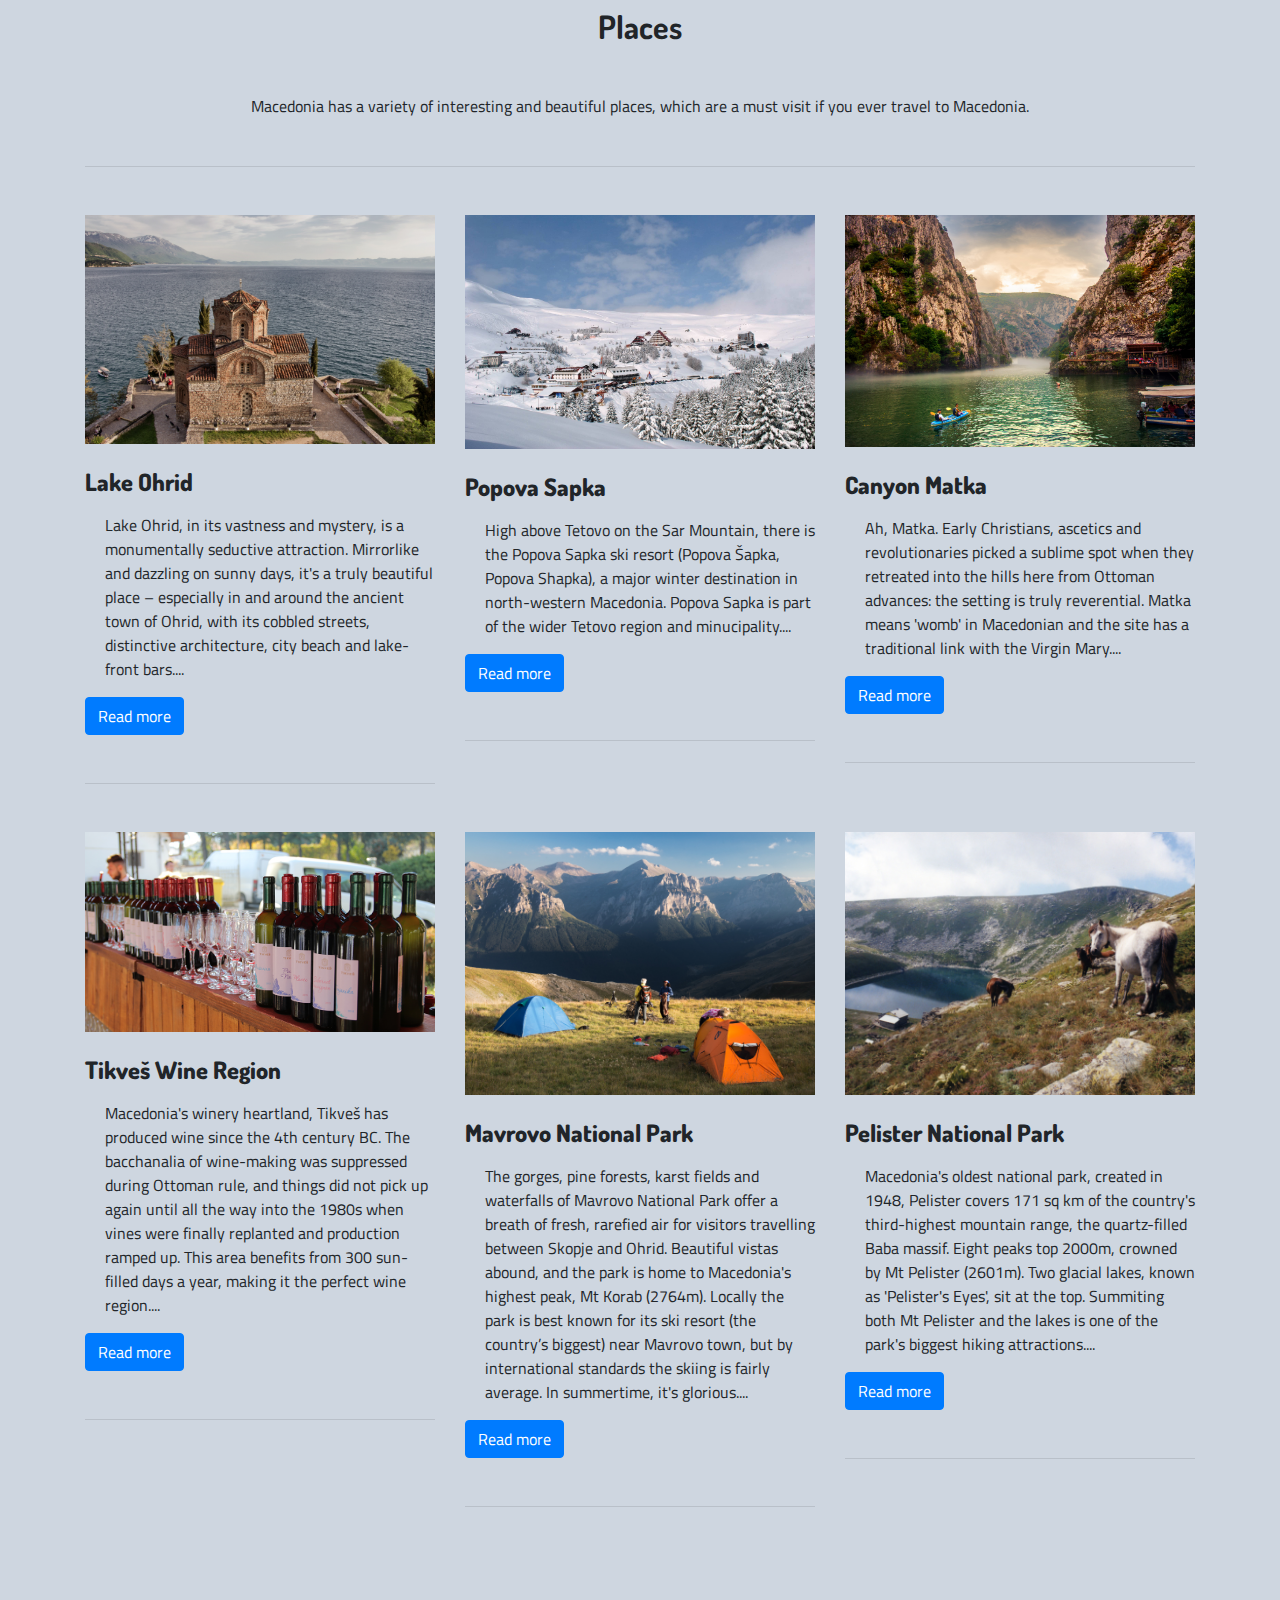
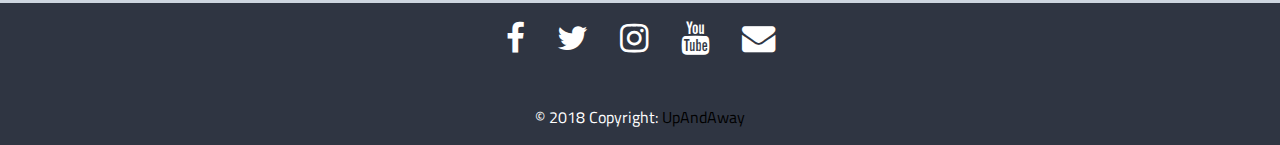
<file: places.html>
<!DOCTYPE html>
<html lang="en" dir="ltr">
  <head>
    <meta charset="utf-8">
    <meta name="viewport" content="width=device-width, initial-scale=1.0">
    <title>Places</title>
    <link rel="stylesheet" href="https://use.fontawesome.com/releases/v5.6.3/css/all.css" integrity="sha384-UHRtZLI+pbxtHCWp1t77Bi1L4ZtiqrqD80Kn4Z8NTSRyMA2Fd33n5dQ8lWUE00s/" crossorigin="anonymous">
    <link href="https://fonts.googleapis.com/css?family=Coiny|Dosis|Gloria+Hallelujah|Indie+Flower|Montserrat|Righteous|Sarabun|Titillium+Web" rel="stylesheet">
    <link rel="stylesheet" href="https://cdnjs.cloudflare.com/ajax/libs/font-awesome/4.7.0/css/font-awesome.min.css">



    <!--My bootstrap library-->
    <link rel="stylesheet" href="https://stackpath.bootstrapcdn.com/bootstrap/4.1.3/css/bootstrap.min.css" integrity="sha384-MCw98/SFnGE8fJT3GXwEOngsV7Zt27NXFoaoApmYm81iuXoPkFOJwJ8ERdknLPMO" crossorigin="anonymous">
    <link rel="stylesheet" href="bootstrap/css/bootstrap.min.css" />

    <!-- My CSS  -->
    <link rel="stylesheet" href="css/style.css">

    <!--My JavaScript-->
    <script src="js/script.js"></script>

  </head>
  <body>
    
        <nav class="navbar navbar-expand-lg sticky-top">
            <a href="index.html" class="navbar-brand"><img src="photos/logoo.png" alt="Logo" width=70px></a>
    
            <button class="navbar-toggler" type="button" data-toggle="collapse" data-target="#navbarSupportedContent" aria-controls="navbarSupportedContent" aria-expanded="false" aria-label="Toggle navigation">
                <span class="dark-blue-text"><i
                  class="fas fa-bars fa-1x"></i></span>
            </button>
    
            <div class="collapse navbar-collapse" id="navbarSupportedContent">
              <ul class="navbar-nav ml-auto">
                <li class="nav-item"><a class="nav-link" href="ground.html">On the ground</a></li>
                <li class="nav-item"><a class="nav-link" href="places.html">Places</a></li>
                <li class="nav-item"><a class="nav-link" href="thingstodo.html">Things to do</a></li>
                <li class="nav-item"><a class="nav-link" href="contact.html">Contact us</a></li>
              </ul>
            </div>
    
          </nav>
          
           
   
    <!-- Section: Blog v.3 -->
<section class="my-5 container">

    <!-- Section heading -->
    <h2 class="h1-responsive font-weight-bold text-center my-5">Cities</h2>
    <!-- Section description -->
    <p class="text-center dark-grey-text w-responsive mx-auto mb-5">Macedonia has more than 10 cities, each of them with something unique and here you can find information about some of them.</p>
  
    <!-- Grid row -->
    <div class="row">
  
      <!-- Grid column -->
      <div class="col-lg-5 col-xl-4">
  
        <!-- Featured image -->
        <div class="view overlay rounded z-depth-1-half mb-lg-0 mb-4">
          <img class="img-fluid figure" src="photos/skopje1.jpg" alt="Sample image">
          
          <a>
            <div class="mask rgba-white-slight"></div>
          </a>
        </div>
  
      </div>
      <!-- Grid column -->
  
      <!-- Grid column -->
      <div class="col-lg-7 col-xl-8">
  
        <!-- Post title -->
        <h3 class="font-weight-bold mb-3"><strong>Skopje, the capital city of Macedonia</strong></h3>
        <!-- Excerpt -->
        <p class="dark-grey-text">Skopje has plenty of charm. Its Ottoman- and Byzantine-era sights are focused around the city's delightful Čaršija, bordered by the 15th-century Kameni Most (Stone Bridge) and Tvrdina Kale Fortress – Skopje's guardian since the 5th century. Don't miss the excellent eating and drinking scene in Debar Maalo, a lovely tree-lined neighbourhood.<span id="dots">...</span></p>
        <span id="more">
            <p>For most of its existence, Skopje has been a modest Balkan city known for its rich local life, but the last decade has seen its centre transformed into a bizarre set design for an ancient civilisation. Towering warrior statues, gleaming, enormous neoclassical buildings, marble-clad museums, hypnotic megafountains…and plenty of lions.</p>
          <p>This is the result of a controversial, nationalistic project called 'Skopje 2014' implemented by ex–Prime Minister Nikola Gruevski. Some of the buildings along the riverbank are already suffering flooding and have unsteady foundations.</p>
          </span>
          <button onclick="moreOrLess()" id="myBtn" class="btn btn-primary btn-md">Read more</button>
        
      <!-- Read more button -->

  
      </div>
      <!-- Grid column -->
  
    </div>
    <!-- Grid row -->
  
    <hr class="my-5">
  
    <!-- Grid row -->
    <div class="row">
  
      <!-- Grid column -->
      <div class="col-lg-5 col-xl-4">
  
        <!-- Featured image -->
        <div class="view overlay rounded z-depth-1-half mb-lg-0 mb-4">
          <img class="img-fluid" src="photos/tetovo.jpg" alt="Sample image">
          <a>
            <div class="mask rgba-white-slight"></div>
          </a>
        </div>
  
      </div>
      <!-- Grid column -->
  
      <!-- Grid column -->
      <div class="col-lg-7 col-xl-8">
  
        <!-- Post title -->
        <h3 class="font-weight-bold mb-3"><strong>Tetovo</strong></h3>
        <!-- Excerpt -->
        <p class="dark-grey-text">With a population of 70,000, Tetovo is the gateway to the Šar Mountains and to the popular Popova Šapka ski resort. Towering above the town, covered in snow until July and as early as September, is Macedonia’s second highest mountain, Titov Vrv (Tito’s Summit, 2,748m).This is in fact the highest mountain that lies completely in Macedonia (and was also the highest in the whole of Yugoslavia, thus earning it its name). The higher peak of Mount Korab (2,764m) lies further to the south above Lake Mavrovo on the border with Albania.<span id="dots1">...</span> </p>
        <span id="more1">
          <p>Nestled close to Kosovo and Albania, Tetovo is the de facto capital of Macedonia’s significantly sized Albanian minority. It is also the headquarters of the main Albanian-centred political parties, the Democratic Union of Integration and the Democratic Party of Albanians. Just outside Tetovo is the South East European University, Macedonia’s third largest university after Skopje and Bitola.</p>
          </span>
          
        <!-- Post data -->
        <button onclick="moreOrLess1()" id="myBtn1" class="btn btn-primary btn-md">Read more</button>
      </div>
      <!-- Grid column -->
  
    </div>
    <!-- Grid row -->
  
    <hr class="my-5">
  
    <!-- Grid row -->
    <div class="row">
  
      <!-- Grid column -->
      <div class="col-lg-5 col-xl-4">
  
        <!-- Featured image -->
        <div class="view overlay rounded z-depth-1-half mb-lg-0 mb-4">
          <img class="img-fluid" src="photos/ohrid.jpg" alt="Sample image">
          <a>
            <div class="mask rgba-white-slight"></div>
          </a>
        </div>
  
      </div>
      <!-- Grid column -->
  
      <!-- Grid column -->
      <div class="col-lg-7 col-xl-8">
  
        <!-- Post title -->
        <h3 class="font-weight-bold mb-3"><strong>Ohrid</strong></h3>
        <!-- Excerpt -->
        <p class="dark-grey-text">Sublime Ohrid is Macedonia's most seductive destination. It sits on the edge of serene Lake Ohrid, with an atmospheric old quarter that cascades down steep streets, dotted with beautiful churches and topped by the bones of a medieval castle. Traditional restaurants and lakeside cafes liven up the cobblestone streets, which in high summer can be very lively indeed. Outside of July and August, the tourist circus subsides and the town becomes more lived in.<span id="dots2">...</span></p>
        <span id="more2">
          <p>
            Ohrid is small enough to hop from historic monuments into a deck chair and dip your toes in the water – a lovely little town beach and boardwalk make the most of the town's natural charms. A holiday atmosphere prevails all summer, when it's a good idea to book accommodation in advance. Ohrid's busiest time is from mid-July to mid-August, during the popular summer festival.
          </p>
        </span>
        
        <button onclick="moreOrLess2()" id="myBtn2" class="btn btn-primary btn-md">Read more</button>
  
      </div>
      <!-- Grid column -->
  
    </div>

    <hr class="my-5">

    <div class="row">
  
        <!-- Grid column -->
        <div class="col-lg-5 col-xl-4">
    
          <!-- Featured image -->
          <div class="view overlay rounded z-depth-1-half mb-lg-0 mb-4">
            <img class="img-fluid" src="photos/bitola.jpg" alt="Sample image">
            <a>
              <div class="mask rgba-white-slight"></div>
            </a>
          </div>
    
        </div>
        <!-- Grid column -->
    
        <!-- Grid column -->
        <div class="col-lg-7 col-xl-8">
    
          <!-- Post title -->
          <h3 class="font-weight-bold mb-3"><strong>Bitola</strong></h3>
          <!-- Excerpt -->
            <p class="dark-grey-text">
              Buttressing Pelister National Park, elevated Bitola (660m) has a sophistication inherited from its Ottoman days when it was known as the 'City of Consuls'. Macedonians wax lyrical about its elegant buildings, nationally important ruins and cafe culture – yet as far as tourists are concerned it's still a little off the beaten track.
          
              Crumbling and colourful 18th- and 19th-century townhouses, coupled with an authentic, workaday Čaršija (Old Ottoman Bazaar), make Bitola worth a day trip or an overnight stay if you've made it as far as Pelister's westerly mountains for some hiking.<span id="dots3">...</span></p>
              <span id="more3">
            <p>
              Join the locals in sipping a coffee and people-watching along pedestrianised Širok Sokak, the main promenade and heart of the city, and explore the wonderful Čaršija. Don't miss visiting the ancient ruins of Heraclea Lyncestis, one of the country's best archaeological sights
            </p>
            </span>
            <button onclick="moreOrLess3()" id="myBtn3" class="btn btn-primary btn-md">Read more</button>
    
        </div>
        <!-- Grid column -->
    
      </div>
      <hr class="my-5">
      <!-- Grid row -->
      <h2 class="h1-responsive font-weight-bold text-center my-5">Places</h2>
      <!-- Section description -->
      <p class="text-center dark-grey-text w-responsive mx-auto mb-5">Macedonia has a variety of interesting and beautiful places, which are a must visit if you ever travel to Macedonia.</p>

        <hr class="my-5">

        <div class="row">
      
          <!-- Grid column -->
          <div class="col-lg-4 col-md-12 mb-lg-0 mb-4">
      
            <!-- Featured image -->
            <div class="view overlay rounded z-depth-2 mb-4">
              <img class="img-fluid" src="photos/lakeohrid.jpg" alt="Sample image">
              <a>
                <div class="mask rgba-white-slight"></div>
              </a>
            </div>
      
            <!-- Category -->
            
            <!-- Post title -->
            <h4 class="font-weight-bold mb-3"><strong>Lake Ohrid</strong></h4>
            <!-- Post data -->
            <!-- Excerpt -->
            <p class="dark-grey-text">Lake Ohrid, in its vastness and mystery, is a monumentally seductive attraction. Mirrorlike and dazzling on sunny days, it's a truly beautiful place – especially in and around the ancient town of Ohrid, with its cobbled streets, distinctive architecture, city beach and lake-front bars.<span id="dots4">...</span></p>
            <span id="more4">
            <p>
            At 300m deep, 34km long and three million years old, shared by Macedonia (two-thirds) and Albania (one-third), Lake Ohrid is among Europe's deepest and oldest. The Macedonian portion is inscribed on the Unesco World Heritage list for its cultural heritage and unique nature – it's considered the most biodiverse lake of its size in the world.
            To the east of Ohrid lies Galičica National Park with mountain villages and Magaro Peak, which can be summited. To the south, a long, wooded coast has pebble beaches, churches and camping spots. In summer the big, resort-style hotels and beaches can be unpleasantly crowded but there are better spots beyond them.</p>
            </span>

            <button onclick="moreOrLess4()" id="myBtn4" class="btn btn-primary btn-md">Read more</button> 
            <hr class="my-5">
      
          </div>

          <div class="col-lg-4 col-md-12 mb-lg-0 mb-4">
      
            <!-- Featured image -->
            <div class="view overlay rounded z-depth-2 mb-4">
              <img class="img-fluid" src="photos/sapka.jpg" alt="Sample image">
              <a>
                <div class="mask rgba-white-slight"></div>
              </a>
            </div>
      
            <h4 class="font-weight-bold mb-3"><strong>Popova Sapka </strong></h4>
            <p class="dark-grey-text">High above Tetovo on the Sar Mountain, there is the Popova Sapka ski resort (Popova Šapka, Popova Shapka), a major winter destination in north-western Macedonia. Popova Sapka is part of the wider Tetovo region and minucipality.<span id="dots5">...</span></p>
            <span id="more5">
              <p>
            Popova Sapka is just the ski resort, a district including Popova Sapka hotels and other accommodation, a refuge (called Smreka) & the weekend settlement that rises on the opposite side of the ski slopes & lifts. The Popova Sapka ski resort, represents the most visited tourist destination allover the Tetovo region. The road is in the middle between the settlement and the ski terrain, that rise up on the opposite sides. The resort Popova Sapka can be accessed by the local road from Tetovo (18 km) and on to Skopje (48 km).</p></span>
            <button onclick="moreOrLess5()" id="myBtn5" class="btn btn-primary btn-md">Read more</button> 
            <hr class="my-5">
      
          </div>

          <div class="col-lg-4 col-md-12 mb-lg-0 mb-4">
      
            <!-- Featured image -->
            <div class="view overlay rounded z-depth-2 mb-4">
              <img class="img-fluid" src="photos/matka1.jpg" alt="Sample image">
              <a>
                <div class="mask rgba-white-slight"></div>
              </a>
            </div>
      
            
            <h4 class="font-weight-bold mb-3"><strong>Canyon Matka</strong></h4>
            <p class="dark-grey-text">Ah, Matka. Early Christians, ascetics and revolutionaries picked a sublime spot when they retreated into the hills here from Ottoman advances: the setting is truly reverential. Matka means 'womb' in Macedonian and the site has a traditional link with the Virgin Mary.<span id="dots6">...</span></p>
            
            <span id="more6">
            <p>Churches, chapels and monasteries have long been guarded by these forested mountains, though most have now been left to rack and ruin. Many of the modern-day villages in this area are majority Macedonian Albanian Muslim, though the population is sparse.</p>

            <p>These days, locals and tourists alike come to walk the breadth of the canyon and dip a toe in the tempting clear waters of the dammed lake. Brace yourself: the temperature hovers at around 14°C year-round.</p>

            <p>Canyon Matka is a popular day trip from Skopje and crowded at weekends; if you want peace and quiet, come very early or stay overnight.</p>
            </span>
            <button onclick="moreOrLess6()" id="myBtn6" class="btn btn-primary btn-md">Read more</button> 
            <hr class="my-5">
      
          </div>

          <div class="col-lg-4 col-md-12 mb-lg-0 mb-4">
      
            <!-- Featured image -->
            <div class="view overlay rounded z-depth-2 mb-4">
              <img class="img-fluid" src="photos/tikveš.jpg" alt="Sample image">
              <a>
                <div class="mask rgba-white-slight"></div>
              </a>
            </div>
            <h4 class="font-weight-bold mb-3"><strong>Tikveš Wine Region</strong></h4>
            
            <p class="dark-grey-text">Macedonia's winery heartland, Tikveš has produced wine since the 4th century BC. The bacchanalia of wine-making was suppressed during Ottoman rule, and things did not pick up again until all the way into the 1980s when vines were finally replanted and production ramped up. This area benefits from 300 sun-filled days a year, making it the perfect wine region.<span id="dots7">...</span></p>
            <span id="more7">
            <p>The rolling vineyards and their attached wineries make for a great driving tour. They are also lakes, caves, gorges and churches to see along the way. Touring independently can be difficult since some of the wineries are badly signposted. Base yourself at the wonderful Popova Kula Winery hotel and restaurant, the region's shining star for appreciating the grapes.</p>

            <p>Tikveš' major towns are Kavadarci and Negotino – both small and pleasantly provincial. Kavadarci's main claim to fame is that it's home to the nation's beloved Tikveš Winery.</p>
            </span>
            <button onclick="moreOrLess7()" id="myBtn7" class="btn btn-primary btn-md">Read more</button> 
            <hr class="my-5">
      
          </div>

          <div class="col-lg-4 col-md-12 mb-lg-0 mb-4">
      
            <!-- Featured image -->
            <div class="view overlay rounded z-depth-2 mb-4">
              <img class="img-fluid" src="photos/mavrovo.jpg" alt="Sample image">
              <a>
                <div class="mask rgba-white-slight"></div>
              </a>
            </div>
            <h4 class="font-weight-bold mb-3"><strong>Mavrovo National Park</strong></h4>
            <p class="dark-grey-text">The gorges, pine forests, karst fields and waterfalls of Mavrovo National Park offer a breath of fresh, rarefied air for visitors travelling between Skopje and Ohrid. Beautiful vistas abound, and the park is home to Macedonia's highest peak, Mt Korab (2764m). Locally the park is best known for its ski resort (the country’s biggest) near Mavrovo town, but by international standards the skiing is fairly average. In summertime, it's glorious.<span id="dots8">...</span></p>
            <span id="more8">
            <p>One of Macedonia's most important – and accessible – monasteries, Sveti Jovan Bigorski, is here, as are the atmospheric villages of Galičnik and Janče, separated by a mountain ridge. The Galičnik traditional village wedding is one of the country's most popular and quirky summer festivals. Mavrovo is also home to some of Macedonia’s most revered cheesemakers.</p>

            <p>Driving in the park is extremely scenic, but a word of caution: car GPS doesn't work well here and signposting is poor.</p>
            </span>
            <button onclick="moreOrLess8()" id="myBtn8" class="btn btn-primary btn-md">Read more</button> 
            <hr class="my-5">
      
          </div>

          <div class="col-lg-4 col-md-12 mb-lg-0 mb-4">
      
            <!-- Featured image -->
            <div class="view overlay rounded z-depth-2 mb-4">
              <img class="img-fluid" src="photos/pelister.jpg" alt="Sample image">
              <a>
                <div class="mask rgba-white-slight"></div>
              </a>
            </div>
      
           
            <h4 class="font-weight-bold mb-3"><strong>Pelister National Park</strong></h4>
           
            <p class="dark-grey-text">Macedonia's oldest national park, created in 1948, Pelister covers 171 sq km of the country's third-highest mountain range, the quartz-filled Baba massif. Eight peaks top 2000m, crowned by Mt Pelister (2601m). Two glacial lakes, known as 'Pelister's Eyes', sit at the top. Summiting both Mt Pelister and the lakes is one of the park's biggest hiking attractions.<span id="dots9">...</span></p>
            <span id="more9">
            <p>Pelister's 88 tree species include the rare five-leafed molika pine. It also hosts endemic Pelagonia trout, deer, wolves, chamois, wild boars, bears and eagles.</p>              <p>In WWI, the foothills were used by the Macedonian Front, and it was here and Bitola that bore the brunt of the country's involvement in the war – now commemorated in a moving history trail within the park.</p>
              <p>Pelister has excellent village guesthouses nearby and is just 30 minutes away by car from historic Bitola. With its fresh alpine air and good day hikes, the park is an underrated Macedonian stopover.</p> 
              </span>
              <button onclick="moreOrLess9()" id="myBtn9" class="btn btn-primary btn-md">Read more</button> 
            <hr class="my-5">
      
          </div>
        </div>
      
          <!-- Grid column -->
      
        </div>
    <!-- Grid row -->
  
  </section>
  <!-- Section: Blog v.3 -->
<!-- Footer -->
  <footer class="page-footer font-small blue">
      <div class="row">
          <div class="col-xs-12 col-sm-12 col-md-12">
            <ul class="list-unstyled list-inline social text-center">
              <li class="list-inline-item"><a href="https://www.facebook.com"><i class="fa fa-facebook"></i></a></li>
              <li class="list-inline-item"><a href="https://www.twitter.com"><i class="fa fa-twitter"></i></a></li>
              <li class="list-inline-item"><a href="https://www.instagram.com"><i class="fa fa-instagram"></i></a></li>
              <li class="list-inline-item"><a href="https://www.youtube.com"><i class="fa fa-youtube"></i></a></li>
              <li class="list-inline-item"><a href="https://www.gmail.com" target="_blank"><i class="fa fa-envelope"></i></a></li>
            </ul>
          </div>
          
        </div>

      <!-- Copyright -->
      <div class="footer-copyright text-center py-3">© 2018 Copyright:
          <a href="https://facebook.com/abdulla.bakija"> UpAndAway</a>
        </div>
      <!-- Copyright -->
    
    </footer>
  </body>
  <script src="https://code.jquery.com/jquery-3.3.1.slim.min.js" integrity="sha384-q8i/X+965DzO0rT7abK41JStQIAqVgRVzpbzo5smXKp4YfRvH+8abtTE1Pi6jizo" crossorigin="anonymous"></script>
  <script src="https://cdnjs.cloudflare.com/ajax/libs/popper.js/1.14.3/umd/popper.min.js" integrity="sha384-ZMP7rVo3mIykV+2+9J3UJ46jBk0WLaUAdn689aCwoqbBJiSnjAK/l8WvCWPIPm49" crossorigin="anonymous"></script>
  <script src="https://stackpath.bootstrapcdn.com/bootstrap/4.1.3/js/bootstrap.min.js" integrity="sha384-ChfqqxuZUCnJSK3+MXmPNIyE6ZbWh2IMqE241rYiqJxyMiZ6OW/JmZQ5stwEULTy" crossorigin="anonymous"></script>

 <!--My JavaScript-->
 <script src="js/script.js"></script>
</html>
</file>
<file: css/style.css>
/* tag selectors */
* {
  margin:0;
  padding:0;
}
body {
  background-color: #ced6e0;
  font-family: 'Titillium Web', sans-serif;
}
h1, h2, h3, h4, h5, h6 {
  font-family: 'Dosis', sans-serif;
  font-weight: bolder;
}
li {
  padding:10px;
  font-size:14pt;
}

p {
  margin-left:20px;
}

footer {
  background-color:#2f3542;
  color:white;

}
/* Class selectors */


.content {
  padding:3% 15% 5%;
}


.slider-title {
  font-size: 60pt;
}

.slider-text {
  font-size:20pt;
  font-family: 'Gloria Hallelujah', cursive;
}


.nav-item {
  font-size:13pt;
  color:white!important;
  font-family: 'Dosis', sans-serif;
}

.nav-link {
  color:white;
}

.navbar {
  padding:0.2% 15% 0.2%;
  background-color:#2f3542;
}

.caption {
  font-size:60pt;
  padding:10px;
  letter-spacing: 15px;
}

.under-caption {
  font-size:20pt;
  letter-spacing: 3px;
}

.heading {
  margin-bottom:0px;
}

.skopje {
  margin-top:20px;
}
/* Map */
.map-container-section {
  overflow:hidden;
  padding-bottom:56.25%;
  position:relative;
  height:0;
}
.map-container-section iframe {
  left:0;
  top:0;
  height:100%;
  width:100%;
  position:absolute;
}

.carousel-item {
  height: 80vh;
  background: no-repeat centerS;
 
}

.macedonia-famous {
  background-color:white;
}

.content h4,h6 {
  margin-left:20px;
}

.content p {
  margin-left: 40px;
}

.span4 img {
  margin-right: 10px;
}
.span4 .img-left {
  float: left;
}
.span4 .img-right {
  float: right;
}

.list-inline-item {
  font-size:25pt;
}

.fa {
  color:white;
}




#list ul li {
  font-size: 14pt;
  margin-left:50px;
  padding:0;
}
/*My header*/
#my-navbar {
  height:100px;
  background-color: grey;
}

/* ID selectors */
 /* #header {
  background-image: url('../photos/10.jpg');
  height: 900px;
  background-position: center;
  background-repeat: no-repeat;
  background-size:cover;
} */

#more, #more1, #more2, #more3, #more4, #more5, #more6, #more7, #more8, #more9  {
  display: none;
}

@media (max-width:1024px) {
  .carousel-item {
    height:500px;
  }
}

@media (max-width:425px) {
  .slider-title {
    font-size:30pt;
  }
  .slider-text {
    font-size:12pt;
  }
  .carousel-item {
    height:300px;
  }
  .list-inline-item {
    font-size: 15pt;
  }
}

 /* hr {
  border-top: 1px solid #007bff;
  width:70%;
} */

a {color: #000;}


.card{
  background-color: #FFFFFF;
  padding:0;
  -webkit-border-radius: 4px;
  -moz-border-radius: 4px;
  border-radius:4px;
  box-shadow: 0 4px 5px 0 rgba(0,0,0,0.14), 0 1px 10px 0 rgba(0,0,0,0.12), 0 2px 4px -1px rgba(0,0,0,0.3);
}


.card:hover{
  box-shadow: 0 16px 24px 2px rgba(0,0,0,0.14), 0 6px 30px 5px rgba(0,0,0,0.12), 0 8px 10px -5px rgba(0,0,0,0.3);
  color:black;
}

address{
margin-bottom: 0px;
}

#author a{
color: #fff;
text-decoration: none;
  
}
</file>
